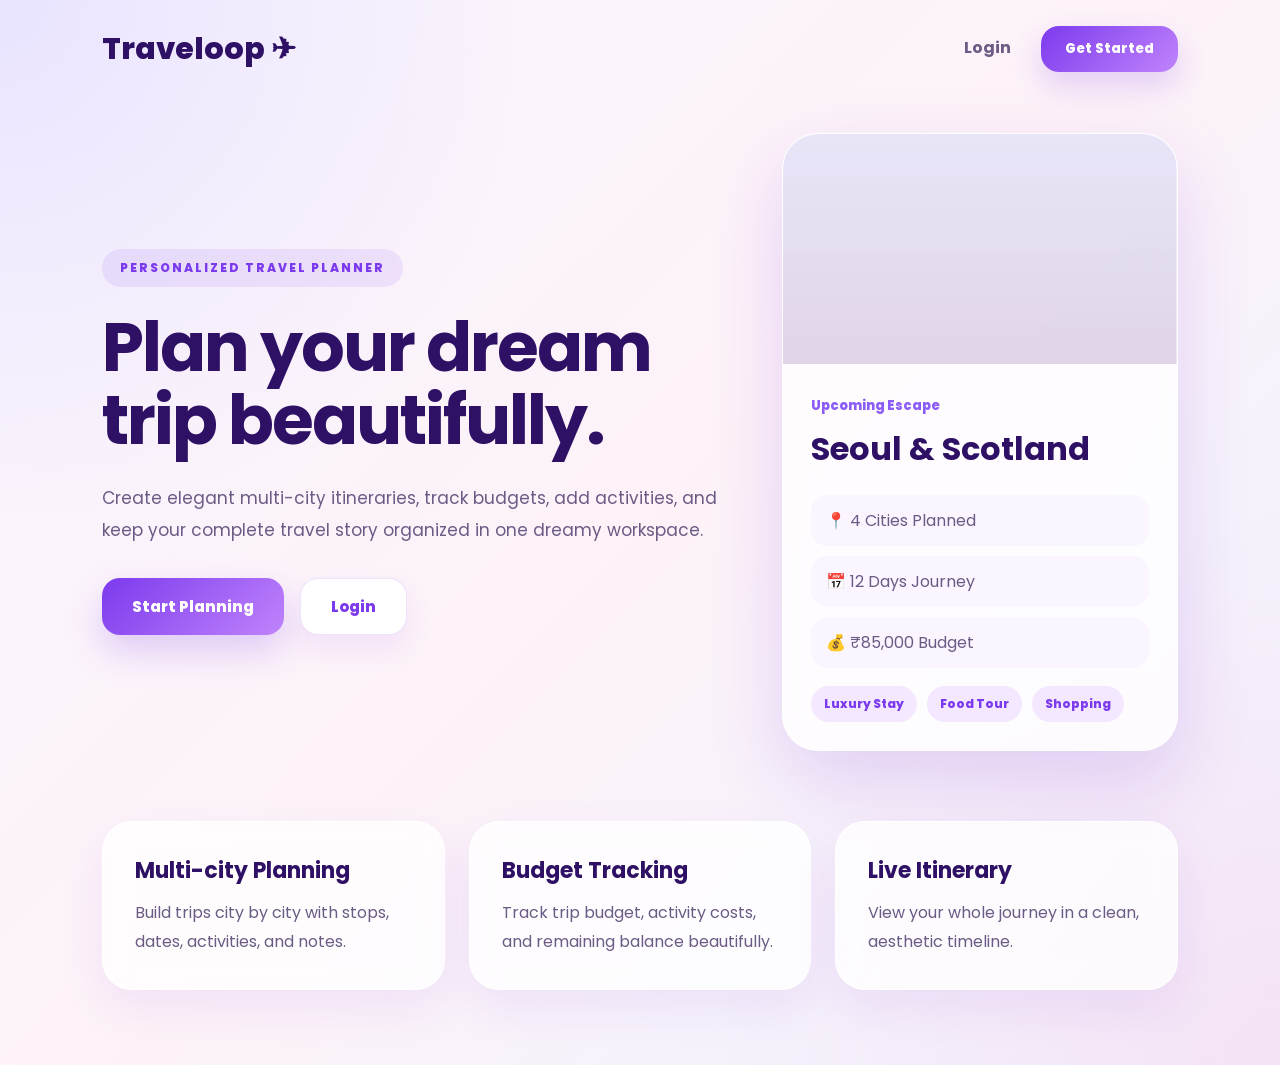
<file: Frontend/index.html>
<!DOCTYPE html>
<html lang="en">
<head>
    <meta charset="UTF-8">
    <meta name="viewport" content="width=device-width, initial-scale=1.0">
    <title>Traveloop - Plan Trips Beautifully</title>

    <link rel="stylesheet" href="style.css">

    <link href="https://fonts.googleapis.com/css2?family=Poppins:wght@300;400;500;600;700;800&display=swap" rel="stylesheet">
</head>

<body class="landing-body">

<nav class="landing-navbar">
    <h2>Traveloop ✈</h2>

    <div>
        <a href="login.html">Login</a>

        <button onclick="window.location.href='signup.html'">
            Get Started
        </button>
    </div>
</nav>

<section class="hero-section premium-landing-hero">

    <div class="hero-content">

        <span class="tagline">
            PERSONALIZED TRAVEL PLANNER
        </span>

        <h1>
            Plan your dream trip beautifully.
        </h1>

        <p>
            Create elegant multi-city itineraries, track budgets,
            add activities, and keep your complete travel story
            organized in one dreamy workspace.
        </p>

        <div class="hero-buttons">
            <button onclick="window.location.href='signup.html'">
                Start Planning
            </button>

            <button class="outline-btn" onclick="window.location.href='login.html'">
                Login
            </button>
        </div>

    </div>

    <div class="landing-preview-card">

        <div class="preview-image"></div>

        <div class="preview-content">

            <span>Upcoming Escape</span>

            <h2>Seoul & Scotland</h2>

            <div class="mini-info">
                <p>📍 4 Cities Planned</p>
                <p>📅 12 Days Journey</p>
                <p>💰 ₹85,000 Budget</p>
            </div>

            <div class="mini-plan">
                <span>Luxury Stay</span>
                <span>Food Tour</span>
                <span>Shopping</span>
            </div>

        </div>

    </div>

</section>

<section class="features-section premium-features">

    <div class="feature-card">
        <h3>Multi-city Planning</h3>
        <p>
            Build trips city by city with stops, dates,
            activities, and notes.
        </p>
    </div>

    <div class="feature-card">
        <h3>Budget Tracking</h3>
        <p>
            Track trip budget, activity costs,
            and remaining balance beautifully.
        </p>
    </div>

    <div class="feature-card">
        <h3>Live Itinerary</h3>
        <p>
            View your whole journey in a clean,
            aesthetic timeline.
        </p>
    </div>

</section>

</body>
</html>
</file>
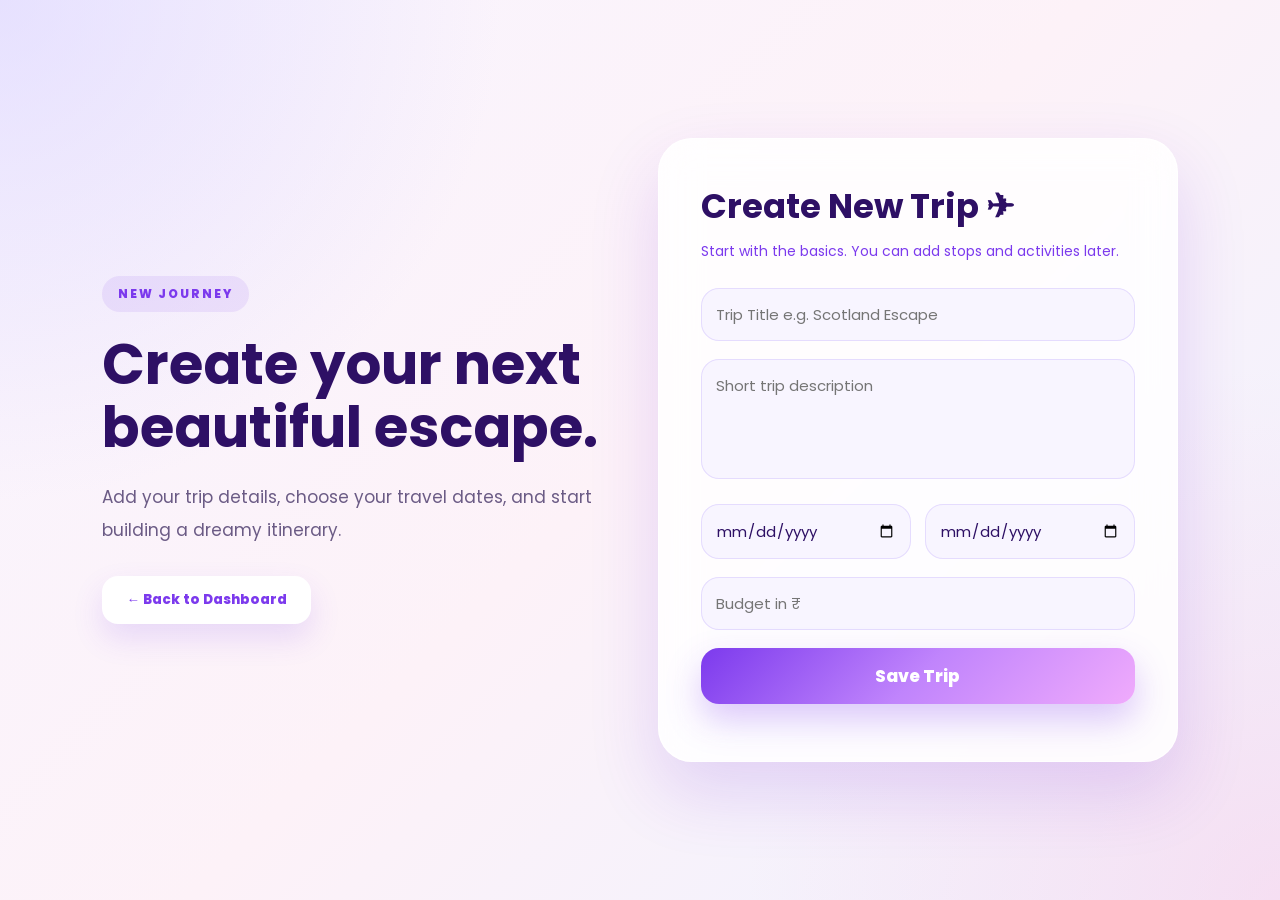
<file: Frontend/create-trip.html>
<!DOCTYPE html>
<html lang="en">
<head>
    <meta charset="UTF-8">
    <meta name="viewport" content="width=device-width, initial-scale=1.0">
    <title>Create Trip - Traveloop</title>

    <link rel="stylesheet" href="style.css">

    <link href="https://fonts.googleapis.com/css2?family=Poppins:wght@300;400;500;600;700;800&display=swap" rel="stylesheet">
</head>

<body class="dashboard-body create-trip-body">

<div class="create-trip-page">

    <div class="create-trip-hero">
        <span>NEW JOURNEY</span>

        <h1>Create your next beautiful escape.</h1>

        <p>
            Add your trip details, choose your travel dates,
            and start building a dreamy itinerary.
        </p>

        <button onclick="window.location.href='dashboard.html'">
            ← Back to Dashboard
        </button>
    </div>

    <div class="trip-form-card premium-trip-card">

        <h1>Create New Trip ✈</h1>
        <p class="form-subtitle">Start with the basics. You can add stops and activities later.</p>

        <input type="text" id="tripTitle" placeholder="Trip Title e.g. Scotland Escape">

        <textarea id="tripDescription" placeholder="Short trip description"></textarea>

        <div class="date-grid">
            <input type="date" id="startDate">
            <input type="date" id="endDate">
        </div>

        <input type="number" id="budget" placeholder="Budget in ₹">

        <button onclick="createTrip()">Save Trip</button>

        <p id="tripMessage"></p>

    </div>

</div>

<script src="script.js"></script>
</body>
</html>
</file>
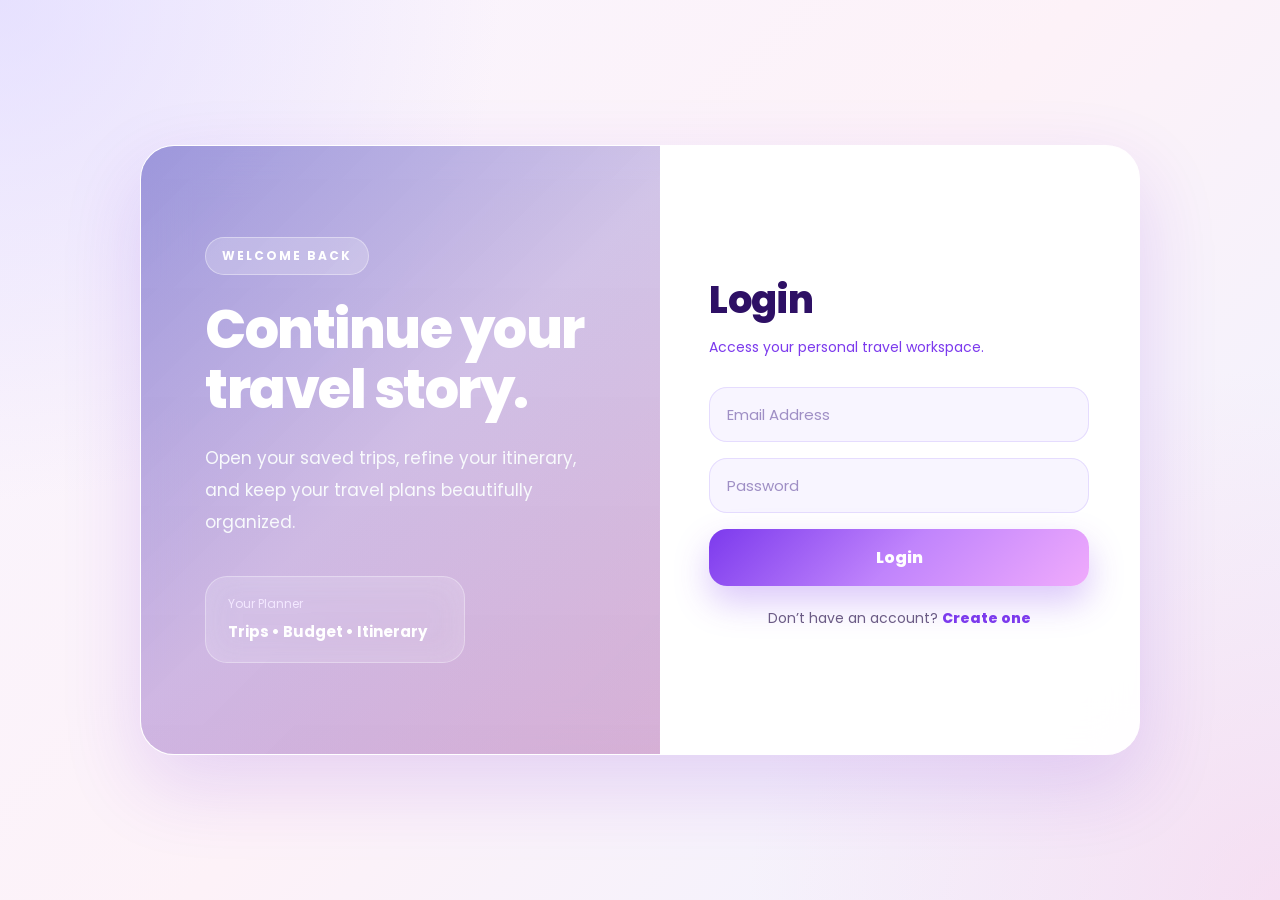
<file: Frontend/dashboard.html>
<!DOCTYPE html>
<html lang="en">
<head>
    <meta charset="UTF-8">
    <meta name="viewport" content="width=device-width, initial-scale=1.0">
    <title>Traveloop Dashboard</title>

    <link rel="stylesheet" href="style.css">

    <link href="https://fonts.googleapis.com/css2?family=Poppins:wght@300;400;500;600;700;800&display=swap" rel="stylesheet">
</head>

<body class="dashboard-body">

<div class="dashboard-layout">

    <div class="sidebar">

        <div>
            <h2>Traveloop ✈</h2>

            <div class="sidebar-menu">

                <div class="sidebar-item active">
                    Dashboard
                </div>

                <div class="sidebar-item"
                     onclick="window.location.href='create-trip.html'">
                    Create Trip
                </div>

                <div class="sidebar-item"
                     onclick="window.location.href='planner.html'">
                    Planner
                </div>

                <div class="sidebar-item"
                     onclick="logoutUser()">
                    Logout
                </div>

            </div>
        </div>

        <div class="sidebar-footer">
            Travel beautifully 🌍
        </div>

    </div>

    <div class="dashboard-main">

        <div class="dashboard-hero">

            <div>
                <p class="hero-small-text">
                    Personalized Multi-City Travel Planner
                </p>

                <h1 id="welcomeText">
                    Welcome Back
                </h1>

                <p class="hero-description">
                    Organize trips, track budgets,
                    and build itineraries beautifully.
                </p>

                <button onclick="window.location.href='create-trip.html'">
                    + Create New Trip
                </button>
            </div>

            <div class="hero-glass-card">

                <span>Upcoming Journey</span>

                <h2>Explore Your Next Adventure ✈</h2>

                <div class="hero-mini-stats">
                    <div>
                        <strong id="heroTrips">0</strong>
                        <p>Trips</p>
                    </div>

                    <div>
                        <strong id="heroBudget">₹0</strong>
                        <p>Budget</p>
                    </div>
                </div>

            </div>

        </div>

        <div class="analytics-grid">

            <div class="analytics-card">

                <span>Total Budget</span>

                <h2 id="analyticsBudget">₹0</h2>

                <p>
                    Combined budget across all your trips.
                </p>

                <div class="analytics-progress">
                    <div style="width:100%"></div>
                </div>

            </div>

            <div class="analytics-card warning">

                <span>Total Trips</span>

                <h2 id="analyticsTrips">0</h2>

                <p>
                    Total journeys currently planned.
                </p>

                <div class="analytics-progress">
                    <div id="tripProgressBar" style="width:40%"></div>
                </div>

            </div>

            <div class="analytics-card success">

                <span>Travel Status</span>

                <h2 id="analyticsStatus">Active</h2>

                <p>
                    Your travel planning system is running beautifully.
                </p>

                <div class="analytics-progress">
                    <div style="width:85%"></div>
                </div>

            </div>

        </div>

        <div class="dashboard-section">

            <div class="section-top">

                <h2>My Trips</h2>

                <button onclick="window.location.href='create-trip.html'">
                    Add Trip
                </button>

            </div>

            <div id="tripCardsContainer" class="trip-cards-grid"></div>

        </div>

    </div>

</div>

<script src="script.js"></script>

<script>



const dashboardUser = JSON.parse(localStorage.getItem("user"));

if(!dashboardUser){
    window.location.href = "login.html";
}

document.getElementById("welcomeText").innerText =
    `Welcome, ${dashboardUser.name} 👋`;


/* ROTATING TRIP IMAGES */

const tripImages = [

    "https://images.unsplash.com/photo-1507525428034-b723cf961d3e?q=80&w=1400&auto=format&fit=crop",

    "https://images.unsplash.com/photo-1506744038136-46273834b3fb?q=80&w=1400&auto=format&fit=crop",

    "https://images.unsplash.com/photo-1493558103817-58b2924bce98?q=80&w=1400&auto=format&fit=crop",

    "https://images.unsplash.com/photo-1516483638261-f4dbaf036963?q=80&w=1400&auto=format&fit=crop"
];

function getTripImage(index){

    return tripImages[index % tripImages.length];
}


/* LOAD DASHBOARD */

async function loadDashboard(){

    const res =
        await fetch(`${BASE_URL}/trips/${dashboardUser.id}`);

    const trips = await res.json();

    const container =
        document.getElementById("tripCardsContainer");

    container.innerHTML = "";

    let totalBudget = 0;

    trips.forEach((trip) => {
        totalBudget += Number(trip.budget || 0);
    });

    document.getElementById("analyticsTrips").innerText =
        trips.length;

    document.getElementById("analyticsBudget").innerText =
        `₹${totalBudget}`;

    const tripProgress =
        Math.min((trips.length * 20), 100);

    document.getElementById("tripProgressBar").style.width =
        `${tripProgress}%`;

    trips.forEach((trip, index) => {

        container.innerHTML += `
            <div class="modern-trip-card">

                <div class="trip-gradient"
                     style="background-image:url('${getTripImage(index)}')">
                </div>

                <div class="trip-content">

                    <span class="trip-badge">
                        Active Trip
                    </span>

                    <h3>${trip.title}</h3>

                    <p class="trip-description">
                        ${trip.description || "No description added yet."}
                    </p>

                    <div class="trip-meta">

                        <div>
                            <small>Start Date</small>
                            <strong>
                                ${trip.start_date}
                            </strong>
                        </div>

                        <div>
                            <small>Budget</small>
                            <strong>
                                ₹${trip.budget}
                            </strong>
                        </div>

                    </div>

                    <div class="trip-actions">

                        <button class="planner-btn"
                                onclick="openPlanner(${trip.id})">
                            Open Planner
                        </button>

                        <button class="delete-trip-btn"
                                onclick="deleteTrip(${trip.id})">
                            Delete
                        </button>

                    </div>

                </div>

            </div>
        `;
    });

    if(trips.length === 0){

        container.innerHTML = `
            <div class="empty-dashboard">

                <h3>No Trips Yet</h3>

                <p>
                    Create your first trip and start planning.
                </p>

                <button onclick="window.location.href='create-trip.html'">
                    Create Trip
                </button>

            </div>
        `;
    }

    document.getElementById("heroTrips").innerText =
        trips.length;

    document.getElementById("heroBudget").innerText =
        `₹${totalBudget}`;
}


/* OPEN PLANNER */

function openPlanner(tripId){

    localStorage.setItem("selectedTripId", tripId);

    window.location.href = "planner.html";
}


/* DELETE TRIP */

async function deleteTrip(tripId){

    const confirmDelete =
        confirm("Delete this entire trip?");

    if(!confirmDelete) return;

    await fetch(
        `${BASE_URL}/trips/${tripId}`,
        {
            method:"DELETE"
        }
    );

    loadDashboard();
}


/* INITIAL LOAD */

loadDashboard();

</script>

</body>
</html>
</file>
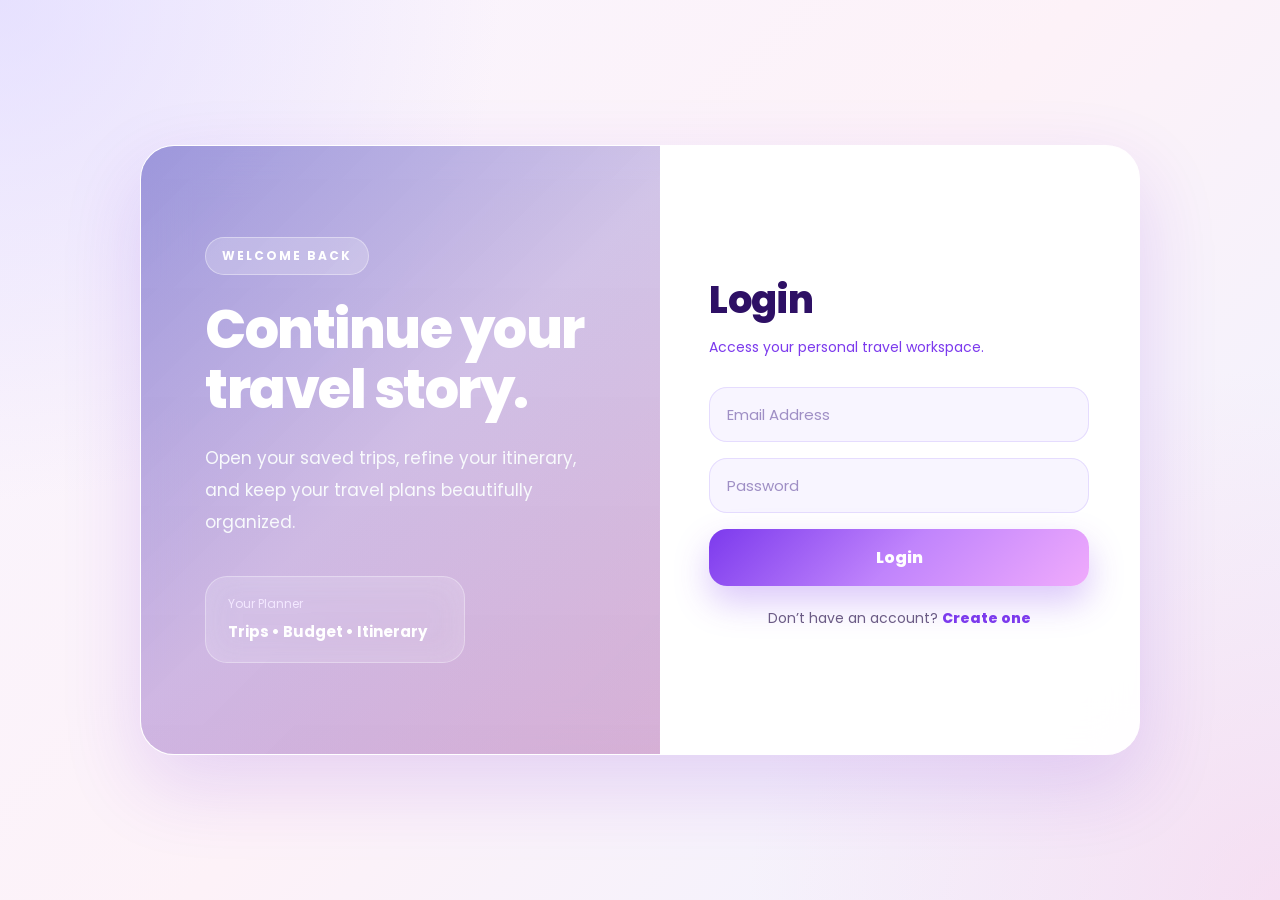
<file: Frontend/itinerary.html>
<!DOCTYPE html>
<html lang="en">
<head>
    <meta charset="UTF-8">
    <meta name="viewport" content="width=device-width, initial-scale=1.0">
    <title>Itinerary Builder - Traveloop</title>
    <link rel="stylesheet" href="style.css">
</head>

<body class="dashboard-body">

<div class="builder-page">

    <div class="builder-header">
        <div>
            <h1>Itinerary Builder</h1>
            <p>Add cities, travel dates, and activities to your trip.</p>
        </div>

        <button onclick="window.location.href='dashboard.html'">Back to Dashboard</button>
    </div>

    <div class="builder-grid">

        <div class="builder-card">
            <h2>Select Trip</h2>
            <select id="tripSelect" onchange="loadStops()">
                <option value="">Loading trips...</option>
            </select>
        </div>

        <div class="builder-card">
            <h2>Add Stop / City</h2>

            <input type="text" id="cityName" placeholder="City Name">
            <input type="text" id="countryName" placeholder="Country">
            <input type="date" id="stopStartDate">
            <input type="date" id="stopEndDate">

            <button onclick="addStop()">Add Stop</button>

            <p id="stopMessage"></p>
        </div>

        <div class="builder-card">
            <h2>Add Activity</h2>

            <select id="stopSelect">
                <option value="">Select Stop</option>
            </select>

            <input type="text" id="activityName" placeholder="Activity Name">
            <input type="text" id="activityType" placeholder="Activity Type">
            <input type="number" id="activityCost" placeholder="Cost">
            <input type="text" id="activityDuration" placeholder="Duration e.g. 2 hours">
            <input type="date" id="activityDate">
            <textarea id="activityNotes" placeholder="Notes"></textarea>

            <button onclick="addActivity()">Add Activity</button>

            <p id="activityMessage"></p>
        </div>

    </div>

    <div class="builder-preview">
        <h2>Stops Preview</h2>
        <div id="stopsContainer"></div>
    </div>

</div>

<script>
const loggedUser = JSON.parse(localStorage.getItem("user"));

if(!loggedUser){
    window.location.href = "login.html";
}

async function loadTrips(){
    const res = await fetch(`http://127.0.0.1:5000/trips/${loggedUser.id}`);
    const trips = await res.json();

    const tripSelect = document.getElementById("tripSelect");
    tripSelect.innerHTML = `<option value="">Select Trip</option>`;

    trips.forEach(trip => {
        tripSelect.innerHTML += `
            <option value="${trip.id}">${trip.title}</option>
        `;
    });
}

async function addStop(){
    const tripId = document.getElementById("tripSelect").value;

    if(!tripId){
        alert("Please select trip first");
        return;
    }

    const res = await fetch(`http://127.0.0.1:5000/trips/${tripId}/stops`,{
        method:"POST",
        headers:{
            "Content-Type":"application/json"
        },
        body: JSON.stringify({
            city_name:document.getElementById("cityName").value,
            country:document.getElementById("countryName").value,
            start_date:document.getElementById("stopStartDate").value,
            end_date:document.getElementById("stopEndDate").value
        })
    });

    const data = await res.json();
    document.getElementById("stopMessage").innerText = data.message;

    document.getElementById("cityName").value = "";
    document.getElementById("countryName").value = "";
    document.getElementById("stopStartDate").value = "";
    document.getElementById("stopEndDate").value = "";

    loadStops();
}

async function loadStops(){
    const tripId = document.getElementById("tripSelect").value;

    const stopsContainer = document.getElementById("stopsContainer");
    const stopSelect = document.getElementById("stopSelect");

    stopsContainer.innerHTML = "";
    stopSelect.innerHTML = `<option value="">Select Stop</option>`;

    if(!tripId) return;

    const res = await fetch(`http://127.0.0.1:5000/trips/${tripId}/stops`);
    const stops = await res.json();

    if(stops.length === 0){
        stopsContainer.innerHTML = `
            <div class="empty-box">No stops added yet.</div>
        `;
        return;
    }

    stops.forEach(stop => {
        stopsContainer.innerHTML += `
            <div class="timeline-card">
                <h3>${stop.city_name}, ${stop.country}</h3>
                <p>${stop.start_date} - ${stop.end_date}</p>
            </div>
        `;

        stopSelect.innerHTML += `
            <option value="${stop.id}">${stop.city_name}</option>
        `;
    });
}

async function addActivity(){
    const stopId = document.getElementById("stopSelect").value;

    if(!stopId){
        alert("Please select stop first");
        return;
    }

    const res = await fetch(`http://127.0.0.1:5000/stops/${stopId}/activities`,{
        method:"POST",
        headers:{
            "Content-Type":"application/json"
        },
        body: JSON.stringify({
            name:document.getElementById("activityName").value,
            activity_type:document.getElementById("activityType").value,
            cost:document.getElementById("activityCost").value,
            duration:document.getElementById("activityDuration").value,
            activity_date:document.getElementById("activityDate").value,
            notes:document.getElementById("activityNotes").value
        })
    });

    const data = await res.json();
    document.getElementById("activityMessage").innerText = data.message;

    document.getElementById("activityName").value = "";
    document.getElementById("activityType").value = "";
    document.getElementById("activityCost").value = "";
    document.getElementById("activityDuration").value = "";
    document.getElementById("activityDate").value = "";
    document.getElementById("activityNotes").value = "";
}

loadTrips();
</script>

</body>
</html>
</file>
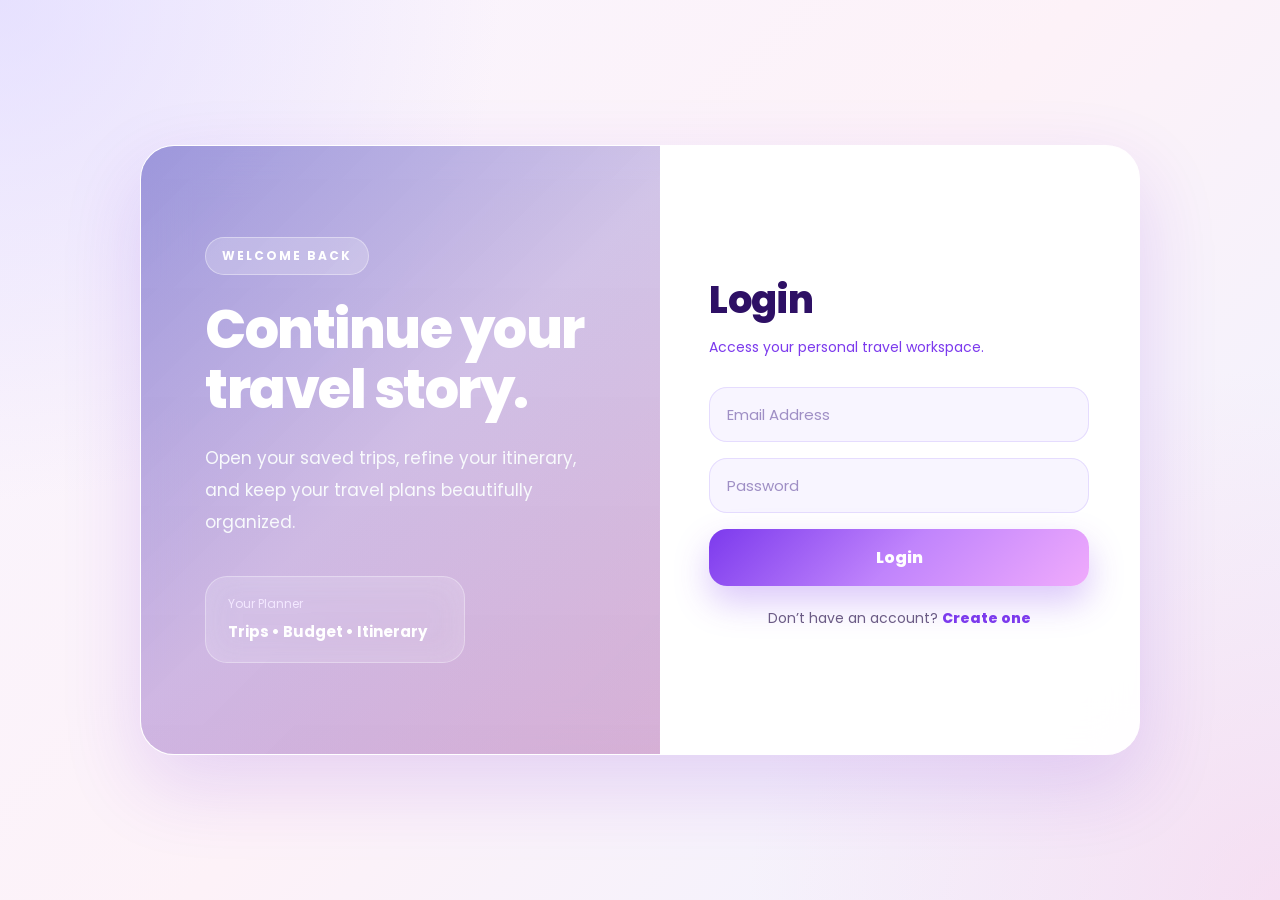
<file: Frontend/login.html>
<!DOCTYPE html>
<html lang="en">
<head>
    <meta charset="UTF-8">
    <meta name="viewport" content="width=device-width, initial-scale=1.0">
    <title>Traveloop Login</title>
    <link rel="stylesheet" href="style.css">
    <link href="https://fonts.googleapis.com/css2?family=Poppins:wght@300;400;500;600;700;800&display=swap" rel="stylesheet">
</head>

<body>

<div class="signup-container auth-card">

    <div class="left-panel classy-panel">
        <div class="auth-badge">WELCOME BACK</div>

        <h1>Continue your travel story.</h1>

        <p>
            Open your saved trips, refine your itinerary,
            and keep your travel plans beautifully organized.
        </p>

        <div class="auth-mini-card">
            <span>Your Planner</span>
            <strong>Trips • Budget • Itinerary</strong>
        </div>
    </div>

    <div class="right-panel">
        <div class="form-box">

            <h2>Login</h2>
            <p class="form-subtitle">Access your personal travel workspace.</p>

            <input type="email" id="loginEmail" placeholder="Email Address">
            <input type="password" id="loginPassword" placeholder="Password">

            <button onclick="loginUser()">Login</button>

            <p id="loginMessage"></p>

            <p class="switch-link">
                Don’t have an account?
                <a href="signup.html">Create one</a>
            </p>

        </div>
    </div>

</div>

<script src="script.js"></script>
</body>
</html>
</file>
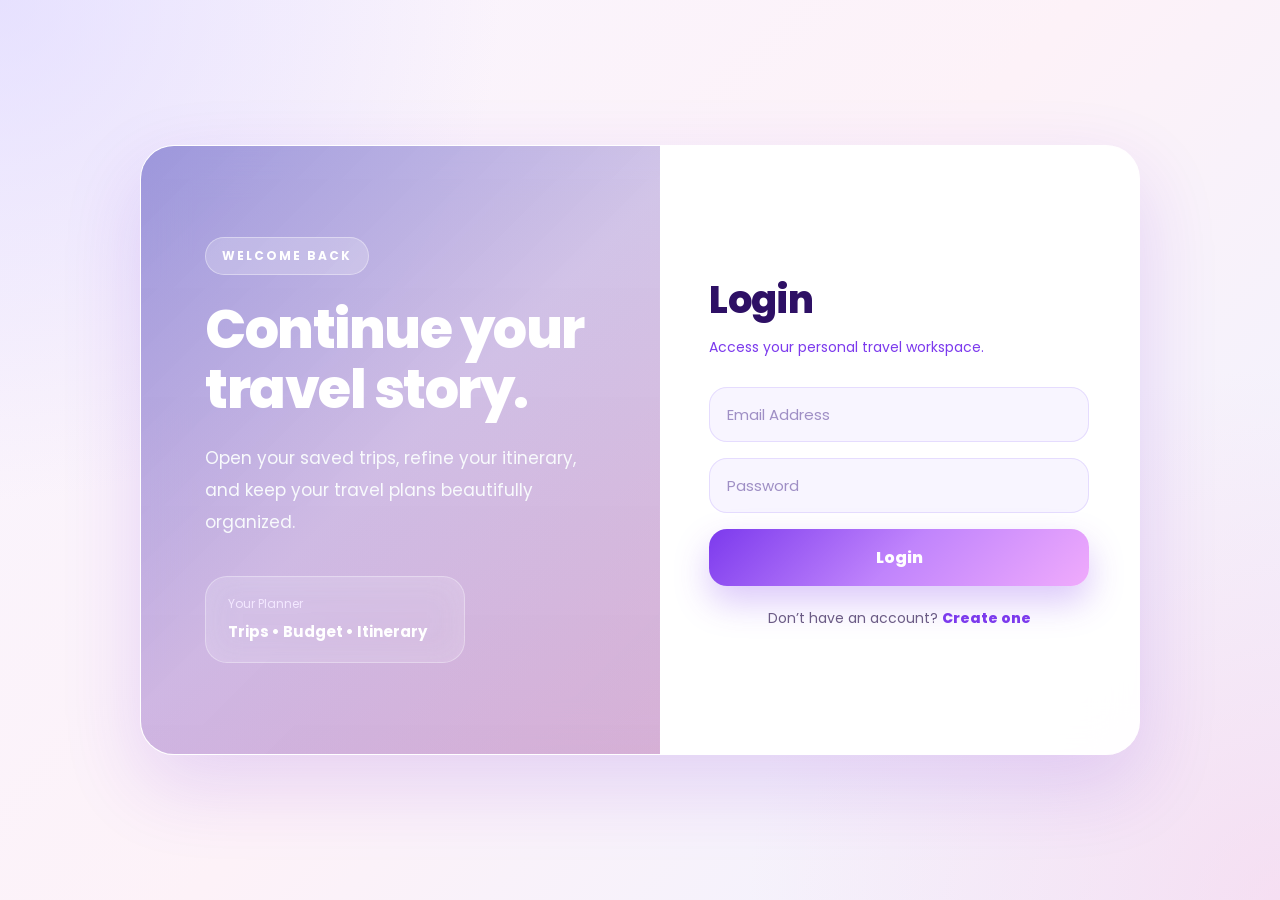
<file: Frontend/planner.html>
<!DOCTYPE html>
<html lang="en">
<head>
    <meta charset="UTF-8">
    <meta name="viewport" content="width=device-width, initial-scale=1.0">
    <title>Traveloop Planner</title>

    <link rel="stylesheet" href="style.css">

    <link href="https://fonts.googleapis.com/css2?family=Poppins:wght@300;400;500;600;700;800&display=swap" rel="stylesheet">
</head>

<body class="dashboard-body">

<div class="planner-page">

    <div class="planner-top">
        <div>
            <h1 id="plannerTripTitle">Trip Planner</h1>
            <p class="page-subtitle">
                Add cities, activities, and manage your itinerary.
            </p>
        </div>

        <button onclick="window.location.href='dashboard.html'">
            Back Dashboard
        </button>
    </div>

    <div class="planner-box select-trip-box">
        <h2>Select Trip</h2>

        <select id="tripSelector" onchange="changeTrip()">
            <option value="">Loading trips...</option>
        </select>
    </div>

    <div class="planner-summary">
        <div class="summary-card">
            <span>Trip Budget</span>
            <h2 id="plannerBudget">₹0</h2>
        </div>

        <div class="summary-card">
            <span>Total Stops</span>
            <h2 id="plannerStops">0</h2>
        </div>

        <div class="summary-card">
            <span>Activity Cost</span>
            <h2 id="activityTotal">₹0</h2>
        </div>

        <div class="summary-card">
            <span>Remaining Budget</span>
            <h2 id="remainingBudget">₹0</h2>
        </div>
    </div>

    <div class="planner-grid">

        <div class="planner-left">

            <div class="planner-box">
                <h2>Add City Stop</h2>

                <input type="text" id="cityName" placeholder="City Name">
                <input type="text" id="countryName" placeholder="Country">
                <input type="date" id="stopStartDate">
                <input type="date" id="stopEndDate">

                <button onclick="addStop()">Add Stop</button>

                <p id="stopMsg"></p>
            </div>

            <div class="planner-box">
                <h2>Add Activity</h2>

                <select id="stopSelect" onchange="updateActivityDate()">
                    <option value="">Select City Stop</option>
                </select>

                <input type="text" id="activityName" placeholder="Activity Name">
                <input type="text" id="activityType" placeholder="Activity Type">
                <input type="number" id="activityCost" placeholder="Cost">
                <input type="text" id="activityDuration" placeholder="Duration">
                <input type="date" id="activityDate">
                <textarea id="activityNotes" placeholder="Notes"></textarea>

                <button onclick="addActivity()">Add Activity</button>

                <p id="activityMsg"></p>
            </div>

        </div>

        <div class="planner-right">
            <div class="planner-box itinerary-box">
                <h2>Live Itinerary</h2>

                <div id="itineraryContainer">
                    <div class="empty-box">
                        Select a trip to start planning.
                    </div>
                </div>
            </div>
        </div>

    </div>

</div>

<script>

const BASE_URL = "https://traveloop-17eg.onrender.com";

const plannerUser = JSON.parse(localStorage.getItem("user"));

if(!plannerUser){
    window.location.href = "login.html";
}

let selectedTripId = localStorage.getItem("selectedTripId");
let allTrips = [];
let currentStops = [];
let currentTrip = null;

async function loadTrips(){

    const res =
        await fetch(`${BASE_URL}/trips/${plannerUser.id}`);

    allTrips = await res.json();

    const selector =
        document.getElementById("tripSelector");

    selector.innerHTML =
        `<option value="">Select Trip</option>`;

    allTrips.forEach(trip => {

        selector.innerHTML += `
            <option value="${trip.id}">
                ${trip.title}
            </option>
        `;
    });

    if(selectedTripId){

        selector.value = selectedTripId;

        loadTripDetails();

        loadStops();
    }
}

function changeTrip(){

    selectedTripId =
        document.getElementById("tripSelector").value;

    if(!selectedTripId) return;

    localStorage.setItem(
        "selectedTripId",
        selectedTripId
    );

    loadTripDetails();

    loadStops();
}

function loadTripDetails(){

    const trip = allTrips.find(
        t => String(t.id) === String(selectedTripId)
    );

    if(!trip) return;

    currentTrip = trip;

    document.getElementById("plannerTripTitle").innerText =
        trip.title;

    document.getElementById("plannerBudget").innerText =
        `₹${trip.budget}`;

    document.getElementById("remainingBudget").innerText =
        `₹${trip.budget}`;

    const stopStart =
        document.getElementById("stopStartDate");

    const stopEnd =
        document.getElementById("stopEndDate");

    if(trip.start_date){

        stopStart.min = trip.start_date;
        stopEnd.min = trip.start_date;

        stopStart.value = trip.start_date;
    }

    if(trip.end_date){

        stopStart.max = trip.end_date;
        stopEnd.max = trip.end_date;

        stopEnd.value = trip.end_date;
    }
}

async function addStop(){

    if(!selectedTripId){

        alert("Please select a trip first");

        return;
    }

    const city =
        document.getElementById("cityName").value.trim();

    const country =
        document.getElementById("countryName").value.trim();

    const startDate =
        document.getElementById("stopStartDate").value;

    const endDate =
        document.getElementById("stopEndDate").value;

    if(!city || !country){

        alert("Please enter city and country");

        return;
    }

    if(!startDate || !endDate){

        alert("Please select stop start and end date");

        return;
    }

    const response = await fetch(
        `${BASE_URL}/trips/${selectedTripId}/stops`,
        {
            method:"POST",
            headers:{
                "Content-Type":"application/json"
            },
            body: JSON.stringify({
                city_name: city,
                country: country,
                start_date: startDate,
                end_date: endDate
            })
        }
    );

    const data = await response.json();

    document.getElementById("stopMsg").innerText =
        data.message;

    document.getElementById("cityName").value = "";
    document.getElementById("countryName").value = "";

    loadStops();
}

async function loadStops(){

    if(!selectedTripId) return;

    const res = await fetch(
        `${BASE_URL}/trips/${selectedTripId}/stops`
    );

    const stops = await res.json();

    currentStops = stops;

    document.getElementById("plannerStops").innerText =
        stops.length;

    const stopSelect =
        document.getElementById("stopSelect");

    stopSelect.innerHTML =
        `<option value="">Select City Stop</option>`;

    const container =
        document.getElementById("itineraryContainer");

    container.innerHTML = "";

    if(stops.length === 0){

        container.innerHTML = `
            <div class="empty-box">
                No city stops yet.
            </div>
        `;

        return;
    }

    let totalActivityCost = 0;

    for(const stop of stops){

        stopSelect.innerHTML += `
            <option value="${stop.id}">
                ${stop.city_name}
            </option>
        `;

        const stopCard = document.createElement("div");

        stopCard.classList.add("timeline-card");

        stopCard.innerHTML = `
            <div class="timeline-dot"></div>

            <div class="timeline-content">

                <div class="stop-top">

                    <div>
                        <h3>${stop.city_name}, ${stop.country}</h3>
                        <p>${stop.start_date} - ${stop.end_date}</p>
                    </div>

                    <button onclick="deleteStop(${stop.id})">
                        Delete
                    </button>

                </div>

                <div id="activities-${stop.id}"></div>

            </div>
        `;

        container.appendChild(stopCard);

        const activityCost =
            await loadActivities(stop.id);

        totalActivityCost += activityCost;
    }

    document.getElementById("activityTotal").innerText =
        `₹${totalActivityCost}`;

    const trip = allTrips.find(
        t => String(t.id) === String(selectedTripId)
    );

    if(trip){

        const remaining =
            Number(trip.budget || 0) - totalActivityCost;

        document.getElementById("remainingBudget").innerText =
            `₹${remaining}`;
    }
}

function updateActivityDate(){

    const stopId =
        document.getElementById("stopSelect").value;

    const activityDate =
        document.getElementById("activityDate");

    const selectedStop = currentStops.find(
        stop => String(stop.id) === String(stopId)
    );

    if(!selectedStop) return;

    activityDate.min = selectedStop.start_date;
    activityDate.max = selectedStop.end_date;

    activityDate.value = selectedStop.start_date;
}

async function addActivity(){

    const stopId =
        document.getElementById("stopSelect").value;

    if(!stopId){

        alert("Please select a city stop first");

        return;
    }

    const response = await fetch(
        `${BASE_URL}/stops/${stopId}/activities`,
        {
            method:"POST",
            headers:{
                "Content-Type":"application/json"
            },
            body: JSON.stringify({
                name: document.getElementById("activityName").value,
                activity_type: document.getElementById("activityType").value,
                cost: document.getElementById("activityCost").value,
                duration: document.getElementById("activityDuration").value,
                activity_date: document.getElementById("activityDate").value,
                notes: document.getElementById("activityNotes").value
            })
        }
    );

    const data = await response.json();

    document.getElementById("activityMsg").innerText =
        data.message;

document.getElementById("activityName").value = "";
document.getElementById("activityType").value = "";
document.getElementById("activityCost").value = "";
document.getElementById("activityDuration").value = "";
document.getElementById("activityNotes").value = "";

document.getElementById("activityMsg").innerText =
    "Activity added successfully!";

await loadStops();

setTimeout(() => {
    window.location.href = "dashboard.html";
}, 2000);
}

async function loadActivities(stopId){

    const res = await fetch(
        `${BASE_URL}/stops/${stopId}/activities`
    );

    const activities = await res.json();

    const box =
        document.getElementById(`activities-${stopId}`);

    box.innerHTML = "";

    if(activities.length === 0){

        box.innerHTML = `
            <p class="muted-text">
                No activities added yet.
            </p>
        `;

        return 0;
    }

    let cost = 0;

    activities.forEach(activity => {

        cost += Number(activity.cost || 0);

        box.innerHTML += `
            <div class="activity-card">

                <div class="activity-top">

                    <h4>${activity.name}</h4>

                    <button onclick="deleteActivity(${activity.id})">
                        ✕
                    </button>

                </div>

                <p>${activity.activity_type}</p>

                <p>
                    ₹${activity.cost}
                    •
                    ${activity.duration}
                </p>

                <small>
                    ${activity.activity_date}
                </small>

                <p>
                    ${activity.notes || ""}
                </p>

            </div>
        `;
    });

    return cost;
}

async function deleteActivity(activityId){

    await fetch(
        `${BASE_URL}/activities/${activityId}`,
        {
            method:"DELETE"
        }
    );

    loadStops();
}

async function deleteStop(stopId){

    await fetch(
        `${BASE_URL}/stops/${stopId}`,
        {
            method:"DELETE"
        }
    );

    loadStops();
}

loadTrips();

</script>

</body>
</html>
</file>
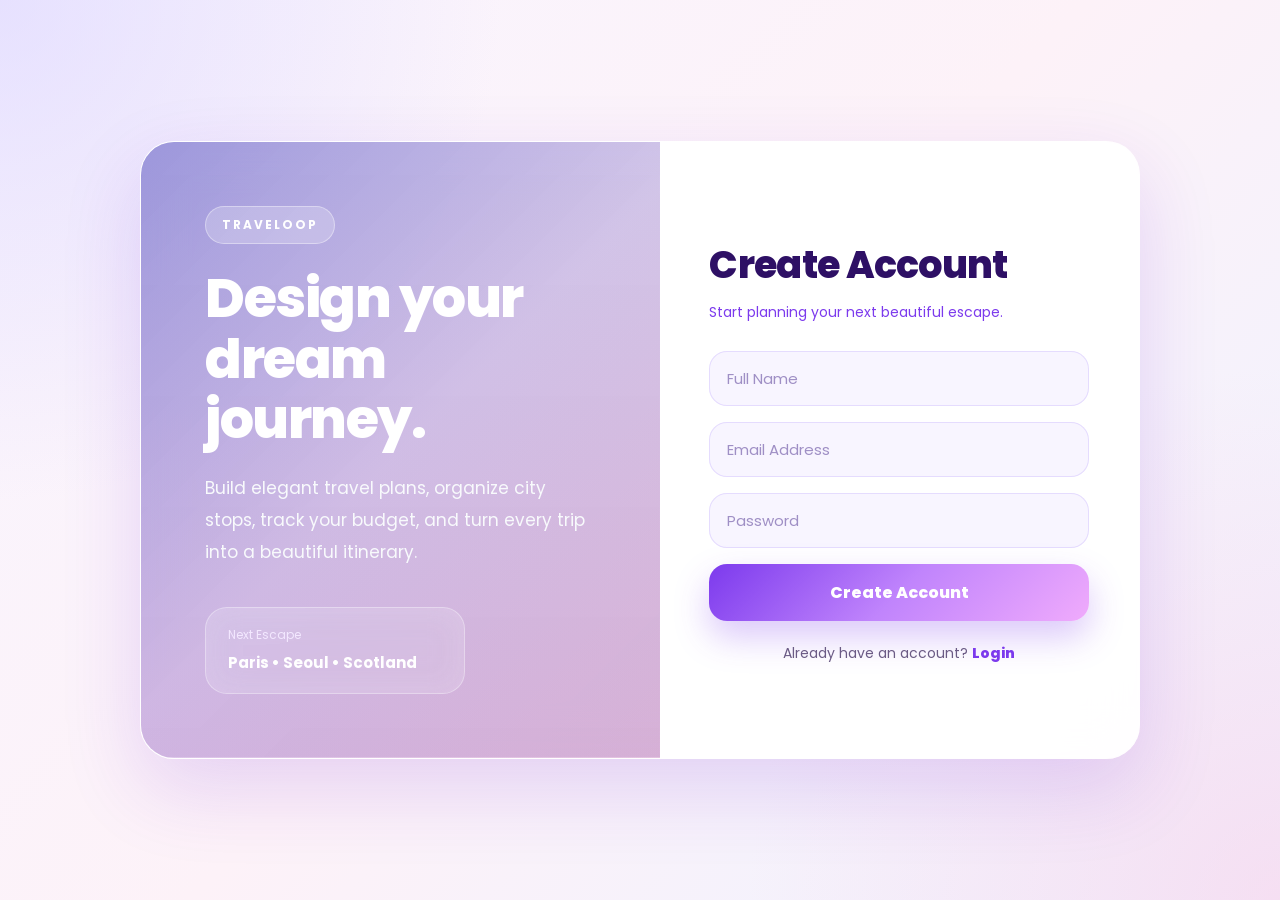
<file: Frontend/signup.html>
<!DOCTYPE html>
<html lang="en">
<head>
    <meta charset="UTF-8">
    <meta name="viewport" content="width=device-width, initial-scale=1.0">
    <title>Traveloop Signup</title>
    <link rel="stylesheet" href="style.css">
    <link href="https://fonts.googleapis.com/css2?family=Poppins:wght@300;400;500;600;700;800&display=swap" rel="stylesheet">
</head>

<body>

<div class="signup-container auth-card">

    <div class="left-panel classy-panel">
        <div class="auth-badge">TRAVELOOP</div>

        <h1>Design your dream journey.</h1>

        <p>
            Build elegant travel plans, organize city stops,
            track your budget, and turn every trip into a beautiful itinerary.
        </p>

        <div class="auth-mini-card">
            <span>Next Escape</span>
            <strong>Paris • Seoul • Scotland</strong>
        </div>
    </div>

    <div class="right-panel">
        <div class="form-box">

            <h2>Create Account</h2>
            <p class="form-subtitle">Start planning your next beautiful escape.</p>

            <input type="text" id="name" placeholder="Full Name">
            <input type="email" id="email" placeholder="Email Address">
            <input type="password" id="password" placeholder="Password">

            <button onclick="signupUser()">Create Account</button>

            <p id="message"></p>

            <p class="switch-link">
                Already have an account?
                <a href="login.html">Login</a>
            </p>

        </div>
    </div>

</div>

<script src="script.js"></script>
</body>
</html>
</file>
<file: Frontend/style.css>
*{
    margin:0;
    padding:0;
    box-sizing:border-box;
    font-family:'Poppins', sans-serif;
}

body{
    min-height:100vh;
    background:linear-gradient(135deg,#0f172a,#1e3a8a,#38bdf8);
    display:flex;
    justify-content:center;
    align-items:center;
}

/* AUTH */

/* AUTH - CLASSY SOFT LAVENDER */

body:not(.dashboard-body):not(.landing-body){
    min-height:100vh;
    background:
        radial-gradient(circle at top left, rgba(221,214,254,0.65), transparent 32%),
        radial-gradient(circle at bottom right, rgba(251,207,232,0.55), transparent 34%),
        linear-gradient(135deg,#f8f5ff,#fdf2f8,#eef2ff);
    display:flex;
    justify-content:center;
    align-items:center;
    padding:30px;
}

.auth-card{
    width:1000px;
    min-height:610px;
    background:rgba(255,255,255,0.72);
    backdrop-filter:blur(22px);
    border:1px solid rgba(255,255,255,0.8);
    border-radius:34px;
    overflow:hidden;
    display:flex;
    box-shadow:0 30px 80px rgba(109,40,217,0.16);
}

.left-panel{
    width:52%;
    padding:64px;
    display:flex;
    flex-direction:column;
    justify-content:center;
    position:relative;
    overflow:hidden;
}

.classy-panel{
    background:
        linear-gradient(rgba(49,46,129,0.2),rgba(88,28,135,0.28)),
        url("https://images.unsplash.com/photo-1507525428034-b723cf961d3e?q=80&w=1400&auto=format&fit=crop");
    background-size:cover;
    background-position:center;
    color:white;
}

.classy-panel::after{
    content:"";
    position:absolute;
    inset:0;
    background:
        linear-gradient(135deg,rgba(67,56,202,0.38),rgba(192,132,252,0.16),rgba(244,114,182,0.18));
    z-index:0;
}

.left-panel > *{
    position:relative;
    z-index:2;
}

.auth-badge{
    width:max-content;
    padding:9px 16px;
    border-radius:999px;
    background:rgba(255,255,255,0.22);
    border:1px solid rgba(255,255,255,0.38);
    color:white;
    font-size:12px;
    letter-spacing:2px;
    font-weight:700;
    margin-bottom:24px;
}

.left-panel h1{
    font-size:54px;
    line-height:1.12;
    margin-bottom:22px;
    font-weight:800;
    letter-spacing:-1.5px;
    max-width:430px;
}

.left-panel p{
    font-size:17px;
    line-height:1.9;
    color:#f8fafc;
    max-width:430px;
}

.auth-mini-card{
    margin-top:38px;
    width:max-content;
    min-width:260px;
    padding:18px 22px;
    border-radius:22px;
    background:rgba(255,255,255,0.22);
    border:1px solid rgba(255,255,255,0.32);
    backdrop-filter:blur(16px);
}

.auth-mini-card span{
    display:block;
    font-size:12px;
    color:#f3e8ff;
    margin-bottom:6px;
}

.auth-mini-card strong{
    font-size:15px;
    color:white;
}

.right-panel{
    width:48%;
    display:flex;
    justify-content:center;
    align-items:center;
    background:rgba(255,255,255,0.86);
    padding:48px;
}

.form-box{
    width:100%;
    max-width:380px;
}

.form-box h2{
    text-align:left;
    margin-bottom:8px;
    color:#2e1065;
    font-size:38px;
    font-weight:800;
    letter-spacing:-0.7px;
}

.form-subtitle{
    color:#7c3aed;
    font-size:14px;
    margin-bottom:28px;
    line-height:1.6;
}

.form-box input,
.form-box textarea{
    width:100%;
    padding:16px 18px;
    margin-bottom:16px;
    border:none;
    border-radius:18px;
    background:#f8f5ff;
    color:#2e1065;
    font-size:15px;
    box-shadow:inset 0 0 0 1px rgba(167,139,250,0.24);
    transition:0.25s ease;
}

.form-box input::placeholder{
    color:#9f8fc5;
}

.form-box input:focus,
.form-box textarea:focus{
    outline:none;
    background:white;
    box-shadow:
        0 0 0 4px rgba(196,181,253,0.35),
        inset 0 0 0 1px rgba(139,92,246,0.35);
}

.form-box button{
    width:100%;
    padding:16px;
    border:none;
    border-radius:18px;
    background:linear-gradient(135deg,#7c3aed,#c084fc,#f0abfc);
    color:white;
    font-size:16px;
    font-weight:800;
    cursor:pointer;
    box-shadow:0 16px 35px rgba(124,58,237,0.28);
    transition:0.25s ease;
}

.form-box button:hover{
    transform:translateY(-2px);
    box-shadow:0 20px 45px rgba(124,58,237,0.35);
}

#message,
#loginMessage{
    margin-top:14px;
    text-align:center;
    color:green;
    font-weight:600;
    font-size:14px;
}

.switch-link{
    text-align:center;
    margin-top:22px;
    color:#6b5b85;
    font-size:14px;
}

.switch-link a{
    color:#7c3aed;
    text-decoration:none;
    font-weight:800;
}

.switch-link a:hover{
    text-decoration:underline;
}

/* LANDING */

.landing-body{
    min-height:100vh;
    background:
        radial-gradient(circle at top left, rgba(56,189,248,0.25), transparent 35%),
        linear-gradient(135deg,#020617,#0f172a,#1e3a8a);
    display:block;
    color:white;
}

.landing-navbar{
    width:100%;
    padding:25px 8%;
    display:flex;
    justify-content:space-between;
    align-items:center;
}

.landing-navbar h2{
    font-size:28px;
    font-weight:800;
}

.landing-navbar a{
    color:white;
    text-decoration:none;
    margin-right:25px;
    font-weight:500;
}

.landing-navbar button{
    padding:12px 22px;
    border:none;
    border-radius:30px;
    background:white;
    color:#1e3a8a;
    font-weight:700;
    cursor:pointer;
}

.hero-section{
    min-height:75vh;
    padding:40px 8%;
    display:flex;
    align-items:center;
    justify-content:space-between;
    gap:50px;
}

.hero-content{
    max-width:600px;
}

.tagline{
    display:inline-block;
    padding:8px 18px;
    border-radius:30px;
    background:rgba(255,255,255,0.15);
    margin-bottom:20px;
    font-size:14px;
}

.hero-content h1{
    font-size:64px;
    line-height:1.1;
    margin-bottom:25px;
}

.hero-content p{
    font-size:18px;
    line-height:1.8;
    color:#dbeafe;
    margin-bottom:30px;
}

.hero-buttons{
    display:flex;
    gap:15px;
}

.hero-buttons button{
    padding:15px 28px;
    border:none;
    border-radius:30px;
    background:#38bdf8;
    color:#020617;
    font-size:16px;
    font-weight:700;
    cursor:pointer;
}

.hero-buttons .outline-btn{
    background:transparent;
    color:white;
    border:1px solid rgba(255,255,255,0.5);
}

.hero-card{
    width:380px;
    background:rgba(255,255,255,0.14);
    backdrop-filter:blur(18px);
    border:1px solid rgba(255,255,255,0.25);
    border-radius:30px;
    padding:35px;
    box-shadow:0 30px 80px rgba(0,0,0,0.35);
}

.hero-card h3{
    color:#bae6fd;
    margin-bottom:15px;
}

.hero-card h2{
    font-size:32px;
    margin-bottom:25px;
}

.mini-info p{
    background:rgba(255,255,255,0.12);
    padding:12px;
    border-radius:14px;
    margin-bottom:12px;
}

.mini-plan{
    display:flex;
    flex-wrap:wrap;
    gap:10px;
    margin-top:20px;
}

.mini-plan span{
    padding:8px 12px;
    background:white;
    color:#1e3a8a;
    border-radius:20px;
    font-size:13px;
    font-weight:600;
}

.features-section{
    padding:20px 8% 70px;
    display:grid;
    grid-template-columns:repeat(3,1fr);
    gap:25px;
}

.feature-card{
    background:white;
    color:#0f172a;
    padding:30px;
    border-radius:24px;
    box-shadow:0 20px 50px rgba(0,0,0,0.18);
}

.feature-card p{
    color:#475569;
    line-height:1.7;
}

/* GLOBAL APP BODY */

.dashboard-body{
    background:#eef3f8;
    display:block;
}

/* DASHBOARD */

/* DASHBOARD PREMIUM */

.dashboard-body{
    background:
        radial-gradient(circle at top left, rgba(221,214,254,0.4), transparent 28%),
        radial-gradient(circle at bottom right, rgba(251,207,232,0.32), transparent 30%),
        linear-gradient(135deg,#f8f5ff,#fdf2f8,#eef2ff);
    display:block;
}

.dashboard-layout{
    min-height:100vh;
    display:flex;
    gap:24px;
    padding:24px;
}

/* SIDEBAR */

.sidebar{
    width:260px;
    background:rgba(255,255,255,0.72);
    backdrop-filter:blur(20px);
    border:1px solid rgba(255,255,255,0.9);
    border-radius:32px;
    padding:32px 22px;
    display:flex;
    flex-direction:column;
    justify-content:space-between;
    box-shadow:0 18px 45px rgba(109,40,217,0.08);
}

.sidebar h2{
    color:#2e1065;
    font-size:30px;
    margin-bottom:38px;
    font-weight:800;
}

.sidebar-menu{
    display:flex;
    flex-direction:column;
    gap:14px;
}

.sidebar-item{
    padding:16px 18px;
    border-radius:18px;
    cursor:pointer;
    color:#6b5b85;
    font-weight:600;
    transition:0.25s ease;
}

.sidebar-item:hover{
    background:#f3e8ff;
    color:#7c3aed;
    transform:translateX(3px);
}

.sidebar-item.active{
    background:linear-gradient(135deg,#7c3aed,#c084fc);
    color:white;
    box-shadow:0 12px 25px rgba(124,58,237,0.24);
}

.sidebar-footer{
    margin-top:30px;
    color:#8b5cf6;
    font-size:14px;
    font-weight:600;
}

/* MAIN */

.dashboard-main{
    flex:1;
}

/* HERO */

.dashboard-hero{
    min-height:310px;
    background:
        linear-gradient(rgba(67,56,202,0.22),rgba(88,28,135,0.22)),
        url("https://images.unsplash.com/photo-1507525428034-b723cf961d3e?q=80&w=1400&auto=format&fit=crop");
    background-size:cover;
    background-position:center;
    border-radius:38px;
    padding:45px;
    color:white;
    display:flex;
    justify-content:space-between;
    align-items:center;
    gap:40px;
    overflow:hidden;
    position:relative;
    box-shadow:0 28px 70px rgba(109,40,217,0.16);
}

.dashboard-hero::after{
    content:"";
    position:absolute;
    inset:0;
    background:
        linear-gradient(135deg,
        rgba(91,33,182,0.32),
        rgba(192,132,252,0.16),
        rgba(244,114,182,0.18));
}

.dashboard-hero > *{
    position:relative;
    z-index:2;
}

.hero-small-text{
    display:inline-block;
    padding:9px 15px;
    border-radius:999px;
    background:rgba(255,255,255,0.16);
    border:1px solid rgba(255,255,255,0.22);
    color:white;
    font-weight:600;
    margin-bottom:18px;
}

.dashboard-hero h1{
    font-size:54px;
    line-height:1.12;
    margin-bottom:16px;
    font-weight:800;
    max-width:520px;
}

.hero-description{
    color:#f8fafc;
    max-width:520px;
    line-height:1.9;
    margin-bottom:28px;
    font-size:16px;
}

.dashboard-hero button,
.section-top button{
    padding:14px 24px;
    border:none;
    border-radius:18px;
    background:white;
    color:#7c3aed;
    font-weight:800;
    cursor:pointer;
    transition:0.25s ease;
}

.dashboard-hero button:hover,
.section-top button:hover{
    transform:translateY(-2px);
}

.hero-glass-card{
    width:330px;
    background:rgba(255,255,255,0.18);
    border:1px solid rgba(255,255,255,0.22);
    backdrop-filter:blur(20px);
    border-radius:30px;
    padding:30px;
}

.hero-glass-card span{
    color:#f3e8ff;
    font-size:13px;
}

.hero-glass-card h2{
    margin:14px 0 24px;
    font-size:32px;
    line-height:1.3;
}

.hero-mini-stats{
    display:grid;
    grid-template-columns:1fr 1fr;
    gap:16px;
}

.hero-mini-stats div{
    background:rgba(255,255,255,0.15);
    padding:18px;
    border-radius:20px;
}

.hero-mini-stats strong{
    font-size:26px;
}

/* SECTION */

.dashboard-section{
    margin-top:34px;
}

.section-top{
    display:flex;
    justify-content:space-between;
    align-items:center;
    margin-bottom:24px;
}

.section-top h2{
    color:#2e1065;
    font-size:34px;
    font-weight:800;
}

.section-top button{
    background:linear-gradient(135deg,#7c3aed,#c084fc);
    color:white;
    box-shadow:0 14px 30px rgba(124,58,237,0.18);
}

/* TRIPS */

.trip-cards-grid{
    display:grid;
    grid-template-columns:repeat(auto-fit,minmax(300px,1fr));
    gap:24px;
}

.modern-trip-card{
    border-radius:32px;
    overflow:hidden;
    background:rgba(255,255,255,0.78);
    backdrop-filter:blur(16px);
    border:1px solid rgba(255,255,255,0.82);
    box-shadow:0 18px 45px rgba(109,40,217,0.1);
    transition:0.28s ease;
}

.modern-trip-card:hover{
    transform:translateY(-6px);
}

.trip-gradient{
    height:165px;
    background-size:cover;
    background-position:center;
    position:relative;
}

.trip-gradient::after{
    content:"";
    position:absolute;
    inset:0;
    background:
        linear-gradient(
            rgba(67,56,202,0.12),
            rgba(88,28,135,0.22)
        );
}

.trip-content{
    padding:24px;
}

.trip-badge{
    display:inline-block;
    margin-top:-48px;
    margin-bottom:18px;
    padding:9px 16px;
    border-radius:999px;
    background:white;
    color:#7c3aed;
    font-size:12px;
    font-weight:800;
    box-shadow:0 10px 20px rgba(109,40,217,0.12);
}

.trip-content h3{
    font-size:25px;
    color:#2e1065;
    margin-bottom:10px;
}

.trip-description{
    color:#6b5b85;
    line-height:1.8;
    min-height:55px;
}

.trip-meta{
    display:grid;
    grid-template-columns:1fr 1fr;
    gap:14px;
    margin:22px 0;
}

.trip-meta div{
    background:#faf5ff;
    padding:16px;
    border-radius:18px;
}

.trip-meta small{
    display:block;
    color:#8b5cf6;
    margin-bottom:6px;
    font-weight:600;
}

.trip-actions{
    display:flex;
    gap:12px;
    margin-top:15px;
}

.planner-btn{
    flex:1;
    border:none;
    border-radius:16px;
    background:linear-gradient(135deg,#7c3aed,#c084fc);
    color:white;
    padding:14px;
    font-weight:700;
    cursor:pointer;
}

.delete-trip-btn{
    width:110px;
    border:none;
    border-radius:16px;
    background:#f8f5ff;
    color:#7c3aed;
    font-weight:700;
    cursor:pointer;
    transition:0.25s ease;
}

.delete-trip-btn:hover{
    background:#ef4444;
    color:white;
}

/* EMPTY */

.empty-dashboard{
    background:rgba(255,255,255,0.82);
    backdrop-filter:blur(14px);
    padding:45px;
    border-radius:30px;
    box-shadow:0 18px 45px rgba(109,40,217,0.08);
    text-align:center;
}

.empty-dashboard h3{
    color:#2e1065;
    margin-bottom:12px;
}

.empty-dashboard p{
    color:#6b5b85;
    margin-bottom:20px;
}

.empty-dashboard button{
    padding:14px 24px;
    border:none;
    border-radius:16px;
    background:linear-gradient(135deg,#7c3aed,#c084fc);
    color:white;
    font-weight:700;
    cursor:pointer;
}

/* CREATE TRIP */

.form-page{
    min-height:100vh;
    display:flex;
    justify-content:center;
    align-items:center;
    padding:30px;
}

.trip-form-card{
    width:500px;
    background:white;
    padding:40px;
    border-radius:25px;
    box-shadow:0 10px 30px rgba(0,0,0,0.15);
}

.trip-form-card h1{
    text-align:center;
    margin-bottom:30px;
    color:#0f172a;
}

.trip-form-card input,
.trip-form-card textarea,
.trip-form-card select{
    width:100%;
    padding:15px;
    margin-bottom:18px;
    border:none;
    border-radius:12px;
    background:#f1f5f9;
    font-size:15px;
}

.trip-form-card textarea{
    height:120px;
    resize:none;
}

.trip-form-card button{
    width:100%;
    padding:15px;
    border:none;
    border-radius:12px;
    background:#2563eb;
    color:white;
    font-size:17px;
    font-weight:600;
    cursor:pointer;
}

#tripMessage{
    text-align:center;
    margin-top:15px;
    color:green;
}

/* CLEAN PLANNER */

/* PREMIUM PLANNER */

.planner-page{
    min-height:100vh;
    padding:32px;
    background:
        radial-gradient(circle at top left, rgba(221,214,254,0.45), transparent 28%),
        radial-gradient(circle at bottom right, rgba(251,207,232,0.34), transparent 30%),
        linear-gradient(135deg,#f8f5ff,#fdf2f8,#eef2ff);
}

.planner-top{
    display:flex;
    justify-content:space-between;
    align-items:center;
    margin-bottom:28px;
}

.planner-top h1{
    font-size:48px;
    color:#2e1065;
    font-weight:800;
    letter-spacing:-1px;
}

.page-subtitle{
    color:#7c3aed;
    margin-top:10px;
    font-size:15px;
}

.planner-top button{
    padding:14px 24px;
    border:none;
    border-radius:18px;
    background:white;
    color:#7c3aed;
    font-weight:800;
    cursor:pointer;
    box-shadow:0 12px 30px rgba(124,58,237,0.14);
    transition:0.25s ease;
}

.planner-top button:hover{
    transform:translateY(-2px);
}

.planner-box{
    background:rgba(255,255,255,0.78);
    backdrop-filter:blur(16px);
    border:1px solid rgba(255,255,255,0.88);
    padding:26px;
    border-radius:30px;
    box-shadow:0 18px 45px rgba(109,40,217,0.08);
}

.planner-box h2{
    color:#2e1065;
    margin-bottom:18px;
    font-size:24px;
    font-weight:800;
}

.planner-box input,
.planner-box textarea,
.planner-box select{
    width:100%;
    padding:15px 16px;
    margin-bottom:14px;
    border:none;
    border-radius:18px;
    background:#f8f5ff;
    font-size:14px;
    color:#2e1065;
    box-shadow:inset 0 0 0 1px rgba(167,139,250,0.18);
}

.planner-box input:focus,
.planner-box textarea:focus,
.planner-box select:focus{
    outline:none;
    background:white;
    box-shadow:
        0 0 0 4px rgba(196,181,253,0.28),
        inset 0 0 0 1px rgba(139,92,246,0.35);
}

.planner-box textarea{
    height:90px;
    resize:none;
}

.planner-box button{
    width:100%;
    padding:15px;
    border:none;
    border-radius:18px;
    background:linear-gradient(135deg,#7c3aed,#c084fc);
    color:white;
    font-weight:800;
    cursor:pointer;
    transition:0.25s ease;
    box-shadow:0 16px 35px rgba(124,58,237,0.2);
}

.planner-box button:hover{
    transform:translateY(-2px);
}

.planner-summary{
    display:grid;
    grid-template-columns:repeat(4,1fr);
    gap:18px;
    margin:26px 0 30px;
}

.summary-card{
    background:rgba(255,255,255,0.78);
    backdrop-filter:blur(14px);
    border:1px solid rgba(255,255,255,0.82);
    padding:24px;
    border-radius:28px;
    box-shadow:0 18px 45px rgba(109,40,217,0.08);
}

.summary-card span{
    color:#8b5cf6;
    font-size:13px;
    font-weight:700;
}

.summary-card h2{
    margin-top:12px;
    font-size:34px;
    color:#2e1065;
}

.planner-grid{
    display:grid;
    grid-template-columns:360px 1fr;
    gap:26px;
    align-items:start;
}

.planner-left{
    display:flex;
    flex-direction:column;
    gap:22px;
}

.planner-right .planner-box{
    min-height:600px;
}

#itineraryContainer{
    display:flex;
    flex-direction:column;
    gap:22px;
}

/* TIMELINE */

.timeline-card{
    background:linear-gradient(135deg,#ffffff,#faf5ff);
    border:none;
    padding:26px;
    border-radius:28px;
    position:relative;
    box-shadow:0 14px 38px rgba(109,40,217,0.08);
    overflow:hidden;
}

.timeline-card::before{
    content:"";
    position:absolute;
    left:30px;
    top:0;
    width:4px;
    height:100%;
    background:linear-gradient(#c084fc,#f0abfc);
}

.timeline-dot{
    width:18px;
    height:18px;
    background:#7c3aed;
    border:5px solid #ede9fe;
    border-radius:50%;
    margin-bottom:18px;
    position:relative;
    z-index:2;
}

.stop-top{
    display:flex;
    justify-content:space-between;
    align-items:center;
    gap:14px;
    margin-bottom:8px;
}

.timeline-card h3{
    color:#2e1065;
    font-size:24px;
    font-weight:800;
    text-transform:capitalize;
}

.timeline-card p{
    color:#6b5b85;
    line-height:1.7;
    font-size:14px;
}

.stop-top button{
    padding:9px 15px;
    border:none;
    border-radius:14px;
    background:#f8f5ff;
    color:#7c3aed;
    font-size:13px;
    font-weight:700;
    cursor:pointer;
    transition:0.25s ease;
}

.stop-top button:hover{
    background:#ef4444;
    color:white;
}

/* ACTIVITY */

.activity-card{
    background:white;
    padding:18px;
    border-radius:22px;
    margin-top:16px;
    box-shadow:0 10px 24px rgba(109,40,217,0.08);
    border:1px solid rgba(237,233,254,0.8);
}

.activity-top{
    display:flex;
    justify-content:space-between;
    align-items:center;
    margin-bottom:10px;
}

.activity-top h4{
    color:#2e1065;
    font-size:18px;
    font-weight:700;
    text-transform:capitalize;
}

.activity-top button{
    width:32px;
    height:32px;
    border:none;
    border-radius:12px;
    background:#f8f5ff;
    color:#7c3aed;
    font-size:15px;
    font-weight:700;
    cursor:pointer;
    display:flex;
    align-items:center;
    justify-content:center;
    transition:0.25s ease;
}

.activity-top button:hover{
    background:#ef4444;
    color:white;
    transform:scale(1.08);
}

.activity-card p{
    color:#6b5b85;
    margin-bottom:5px;
    font-size:14px;
    line-height:1.7;
}

.activity-card small{
    display:inline-block;
    margin:8px 0;
    color:#8b5cf6;
    font-weight:600;
}

/* EMPTY */

.empty-box{
    background:#faf5ff;
    padding:30px;
    border-radius:24px;
    text-align:center;
    color:#7c3aed;
    font-weight:600;
}

.muted-text{
    color:#8b5cf6;
    margin-top:12px;
}

#stopMsg,
#activityMsg{
    color:#16a34a;
    font-size:14px;
    margin-top:10px;
    font-weight:600;
}

/* RESPONSIVE */

@media(max-width:950px){
    .dashboard-layout,
    .hero-section,
    .signup-container{
        flex-direction:column;
    }

    .sidebar{
        width:100%;
    }

    .dashboard-main{
        padding:20px;
    }

    .dashboard-hero{
        flex-direction:column;
        align-items:flex-start;
    }

    .hero-glass-card{
        width:100%;
    }

    .planner-page{
        padding:20px;
    }

    .planner-summary{
        grid-template-columns:1fr 1fr;
    }

    .planner-grid{
        grid-template-columns:1fr;
    }

    .features-section{
        grid-template-columns:1fr;
    }

    .left-panel,
    .right-panel{
        width:100%;
    }

    .trip-form-card{
        width:100%;
    }
}

@media(max-width:600px){
    .planner-summary{
        grid-template-columns:1fr;
    }

    .hero-content h1{
        font-size:40px;
    }
}
.stop-top{
    display:flex;
    justify-content:space-between;
    align-items:center;
    gap:12px;
    margin-bottom:8px;
}

.stop-top button{
    padding:7px 14px;
    border:none;
    border-radius:10px;
    background:#f8fafc;
    color:#64748b;
    font-size:13px;
    font-weight:600;
    cursor:pointer;
    transition:0.25s ease;
    box-shadow:0 4px 10px rgba(0,0,0,0.05);
}

.stop-top button:hover{
    background:#ef4444;
    color:white;
}
.trip-actions{
    display:flex;
    gap:10px;
    margin-top:15px;
}

.planner-btn{
    flex:1;
}

.delete-trip-btn{
    width:110px !important;
    background:#f8fafc !important;
    color:#64748b !important;
    border:none;
    border-radius:15px;
    font-weight:600;
    transition:0.25s;
}

.delete-trip-btn:hover{
    background:#ef4444 !important;
    color:white !important;
}
.toast{
    position:fixed;
    top:25px;
    right:25px;
    background:#0f172a;
    color:white;
    padding:14px 20px;
    border-radius:14px;
    box-shadow:0 12px 30px rgba(0,0,0,0.2);
    z-index:9999;
    font-size:14px;
    animation:slideIn 0.3s ease;
}

.toast.success{
    background:#16a34a;
}

.toast.error{
    background:#dc2626;
}

@keyframes slideIn{
    from{
        opacity:0;
        transform:translateX(30px);
    }
    to{
        opacity:1;
        transform:translateX(0);
    }
}
/* CREATE TRIP PREMIUM REDESIGN */

.create-trip-body{
    background:
        radial-gradient(circle at top left, rgba(221,214,254,0.65), transparent 32%),
        radial-gradient(circle at bottom right, rgba(251,207,232,0.55), transparent 34%),
        linear-gradient(135deg,#f8f5ff,#fdf2f8,#eef2ff);
}

.create-trip-page{
    min-height:100vh;
    display:grid;
    grid-template-columns:1fr 520px;
    gap:40px;
    align-items:center;
    padding:50px 8%;
}

.create-trip-hero{
    color:#2e1065;
}

.create-trip-hero span{
    display:inline-block;
    padding:9px 16px;
    border-radius:999px;
    background:rgba(124,58,237,0.1);
    color:#7c3aed;
    font-size:12px;
    letter-spacing:2px;
    font-weight:800;
    margin-bottom:22px;
}

.create-trip-hero h1{
    font-size:56px;
    line-height:1.12;
    max-width:600px;
    margin-bottom:22px;
}

.create-trip-hero p{
    max-width:520px;
    color:#6b5b85;
    font-size:17px;
    line-height:1.9;
    margin-bottom:30px;
}

.create-trip-hero button{
    padding:14px 24px;
    border:none;
    border-radius:16px;
    background:white;
    color:#7c3aed;
    font-weight:800;
    cursor:pointer;
    box-shadow:0 14px 30px rgba(124,58,237,0.15);
}

.premium-trip-card{
    width:100%;
    background:rgba(255,255,255,0.86);
    backdrop-filter:blur(20px);
    border:1px solid rgba(255,255,255,0.85);
    box-shadow:0 30px 70px rgba(109,40,217,0.16);
    border-radius:34px;
    padding:42px;
}

.premium-trip-card h1{
    text-align:left;
    margin-bottom:8px;
    color:#2e1065;
    font-size:34px;
}

.premium-trip-card .form-subtitle{
    color:#7c3aed;
    font-size:14px;
    margin-bottom:26px;
}

.premium-trip-card input,
.premium-trip-card textarea{
    background:#f8f5ff;
    border-radius:18px;
    box-shadow:inset 0 0 0 1px rgba(167,139,250,0.24);
    color:#2e1065;
}

.premium-trip-card input:focus,
.premium-trip-card textarea:focus{
    outline:none;
    background:white;
    box-shadow:
        0 0 0 4px rgba(196,181,253,0.35),
        inset 0 0 0 1px rgba(139,92,246,0.35);
}

.date-grid{
    display:grid;
    grid-template-columns:1fr 1fr;
    gap:14px;
}

.premium-trip-card button{
    border-radius:18px;
    background:linear-gradient(135deg,#7c3aed,#c084fc,#f0abfc);
    box-shadow:0 16px 35px rgba(124,58,237,0.28);
    font-weight:800;
}

.premium-trip-card button:hover{
    transform:translateY(-2px);
}

@media(max-width:900px){
    .create-trip-page{
        grid-template-columns:1fr;
        padding:30px;
    }

    .create-trip-hero h1{
        font-size:40px;
    }

    .date-grid{
        grid-template-columns:1fr;
    }
}
/* FINAL PLANNER FIXES */

.select-trip-box{
    margin-bottom:25px;
}

.timeline-card{
    padding-left:76px !important;
    overflow:visible !important;
}

.timeline-card::before{
    left:36px !important;
    top:34px !important;
    height:calc(100% - 68px) !important;
}

.timeline-dot{
    position:absolute !important;
    left:28px !important;
    top:34px !important;
    margin:0 !important;
    z-index:3 !important;
}

.timeline-content{
    position:relative;
    z-index:4;
}

.stop-top{
    display:flex !important;
    justify-content:space-between !important;
    align-items:flex-start !important;
    gap:18px !important;
    margin-bottom:12px !important;
}

.stop-top h3{
    margin-bottom:6px !important;
    line-height:1.25 !important;
}

.stop-top button{
    width:auto !important;
    min-width:80px !important;
    padding:9px 15px !important;
    border:none !important;
    border-radius:14px !important;
    background:#f8f5ff !important;
    color:#7c3aed !important;
    box-shadow:none !important;
    font-size:13px !important;
    font-weight:700 !important;
    cursor:pointer !important;
}

.stop-top button:hover{
    background:#ef4444 !important;
    color:white !important;
}

.itinerary-box{
    overflow:hidden;
}

@media(max-width:700px){
    .timeline-card{
        padding-left:60px !important;
    }

    .timeline-card::before{
        left:28px !important;
    }

    .timeline-dot{
        left:20px !important;
    }

    .stop-top{
        flex-direction:column !important;
    }
}
/* PREMIUM LANDING REDESIGN */

.landing-body{
    min-height:100vh;
    background:
        radial-gradient(circle at top left, rgba(221,214,254,0.55), transparent 32%),
        radial-gradient(circle at bottom right, rgba(251,207,232,0.45), transparent 34%),
        linear-gradient(135deg,#f8f5ff,#fdf2f8,#eef2ff);
    display:block;
    color:#2e1065;
}

.landing-navbar{
    width:100%;
    padding:26px 8%;
    display:flex;
    justify-content:space-between;
    align-items:center;
}

.landing-navbar h2{
    font-size:30px;
    font-weight:800;
    color:#2e1065;
}

.landing-navbar a{
    color:#6b5b85;
    text-decoration:none;
    margin-right:26px;
    font-weight:700;
}

.landing-navbar button{
    padding:13px 24px;
    border:none;
    border-radius:18px;
    background:linear-gradient(135deg,#7c3aed,#c084fc);
    color:white;
    font-weight:800;
    cursor:pointer;
    box-shadow:0 14px 30px rgba(124,58,237,0.2);
}

.premium-landing-hero{
    min-height:78vh;
    padding:35px 8% 60px;
    display:flex;
    align-items:center;
    justify-content:space-between;
    gap:60px;
}

.hero-content{
    max-width:620px;
}

.tagline{
    display:inline-block;
    padding:10px 18px;
    border-radius:999px;
    background:rgba(124,58,237,0.1);
    color:#7c3aed;
    margin-bottom:24px;
    font-size:12px;
    font-weight:800;
    letter-spacing:2px;
}

.hero-content h1{
    font-size:68px;
    line-height:1.08;
    color:#2e1065;
    margin-bottom:24px;
    letter-spacing:-2px;
}

.hero-content p{
    font-size:17px;
    line-height:1.9;
    color:#6b5b85;
    margin-bottom:32px;
}

.hero-buttons{
    display:flex;
    gap:16px;
}

.hero-buttons button{
    padding:16px 30px;
    border:none;
    border-radius:18px;
    background:linear-gradient(135deg,#7c3aed,#c084fc);
    color:white;
    font-size:15px;
    font-weight:800;
    cursor:pointer;
    box-shadow:0 16px 35px rgba(124,58,237,0.22);
}

.hero-buttons .outline-btn{
    background:white;
    color:#7c3aed;
    border:1px solid rgba(124,58,237,0.14);
    box-shadow:0 14px 30px rgba(109,40,217,0.08);
}

.landing-preview-card{
    width:420px;
    background:rgba(255,255,255,0.78);
    backdrop-filter:blur(18px);
    border:1px solid rgba(255,255,255,0.85);
    border-radius:36px;
    overflow:hidden;
    box-shadow:0 30px 75px rgba(109,40,217,0.16);
}

.preview-image{
    height:230px;
    background:
        linear-gradient(rgba(67,56,202,0.12),rgba(88,28,135,0.18)),
        url("https://images.unsplash.com/photo-1493558103817-58b2924bce98?q=80&w=1200&auto=format&fit=crop");
    background-size:cover;
    background-position:center;
}

.preview-content{
    padding:28px;
}

.preview-content span{
    color:#8b5cf6;
    font-size:13px;
    font-weight:800;
}

.preview-content h2{
    color:#2e1065;
    font-size:32px;
    margin:8px 0 22px;
}

.mini-info p{
    background:#faf5ff;
    color:#6b5b85;
    padding:13px 15px;
    border-radius:16px;
    margin-bottom:10px;
}

.mini-plan{
    display:flex;
    flex-wrap:wrap;
    gap:10px;
    margin-top:18px;
}

.mini-plan span{
    padding:9px 13px;
    background:#f3e8ff;
    color:#7c3aed;
    border-radius:999px;
    font-size:12px;
    font-weight:800;
}

.premium-features{
    padding:10px 8% 75px;
    display:grid;
    grid-template-columns:repeat(3,1fr);
    gap:24px;
}

.feature-card{
    background:rgba(255,255,255,0.78);
    backdrop-filter:blur(14px);
    border:1px solid rgba(255,255,255,0.85);
    color:#2e1065;
    padding:32px;
    border-radius:30px;
    box-shadow:0 18px 45px rgba(109,40,217,0.08);
}

.feature-card h3{
    font-size:22px;
    margin-bottom:12px;
}

.feature-card p{
    color:#6b5b85;
    line-height:1.8;
}

@media(max-width:950px){
    .premium-landing-hero{
        flex-direction:column;
        align-items:flex-start;
    }

    .landing-preview-card{
        width:100%;
    }

    .premium-features{
        grid-template-columns:1fr;
    }

    .hero-content h1{
        font-size:44px;
    }
}
/* DASHBOARD ANALYTICS */

.analytics-grid{
    display:grid;
    grid-template-columns:repeat(3,1fr);
    gap:24px;
    margin-top:26px;
}

.analytics-card{
    background:rgba(255,255,255,0.78);
    backdrop-filter:blur(16px);
    border:1px solid rgba(255,255,255,0.85);
    border-radius:30px;
    padding:28px;
    box-shadow:0 18px 45px rgba(109,40,217,0.08);
}

.analytics-card span{
    color:#8b5cf6;
    font-size:13px;
    font-weight:700;
}

.analytics-card h2{
    font-size:38px;
    color:#2e1065;
    margin:12px 0;
}

.analytics-card p{
    color:#6b5b85;
    line-height:1.7;
}

.analytics-progress{
    width:100%;
    height:12px;
    background:#ede9fe;
    border-radius:999px;
    overflow:hidden;
    margin-top:18px;
}

.analytics-progress div{
    height:100%;
    border-radius:999px;
    background:linear-gradient(135deg,#7c3aed,#c084fc);
}

.analytics-card.warning .analytics-progress div{
    background:linear-gradient(135deg,#ef4444,#fb7185);
}

.analytics-card.success .analytics-progress div{
    background:linear-gradient(135deg,#10b981,#34d399);
}

@media(max-width:950px){

    .analytics-grid{
        grid-template-columns:1fr;
    }

}
/* FINAL MOBILE RESPONSIVE FIXES */

@media(max-width:1100px){

    .dashboard-layout{
        flex-direction:column;
    }

    .sidebar{
        width:100%;
        flex-direction:row;
        align-items:center;
        justify-content:space-between;
        padding:22px;
    }

    .sidebar-menu{
        flex-direction:row;
        flex-wrap:wrap;
    }

    .sidebar-footer{
        display:none;
    }

    .dashboard-hero{
        flex-direction:column;
        align-items:flex-start;
    }

    .hero-glass-card{
        width:100%;
    }

    .planner-grid{
        grid-template-columns:1fr;
    }

    .planner-left{
        order:2;
    }

    .planner-right{
        order:1;
    }

    .create-trip-page{
        grid-template-columns:1fr;
    }

    .auth-card{
        width:100%;
        min-height:auto;
        flex-direction:column;
    }

    .left-panel,
    .right-panel{
        width:100%;
    }

}

@media(max-width:768px){

    body{
        overflow-x:hidden;
    }

    .dashboard-layout{
        padding:14px;
    }

    .dashboard-hero{
        padding:30px 24px;
        border-radius:28px;
    }

    .dashboard-hero h1{
        font-size:38px;
    }

    .hero-description{
        font-size:15px;
    }

    .hero-glass-card{
        padding:24px;
    }

    .hero-glass-card h2{
        font-size:24px;
    }

    .section-top{
        flex-direction:column;
        align-items:flex-start;
        gap:16px;
    }

    .section-top h2{
        font-size:28px;
    }

    .trip-cards-grid{
        grid-template-columns:1fr;
    }

    .planner-page{
        padding:18px;
    }

    .planner-top{
        flex-direction:column;
        align-items:flex-start;
        gap:16px;
    }

    .planner-top h1{
        font-size:36px;
    }

    .planner-summary{
        grid-template-columns:1fr;
    }

    .timeline-card{
        padding-left:62px !important;
    }

    .timeline-card::before{
        left:28px !important;
    }

    .timeline-dot{
        left:20px !important;
    }

    .stop-top{
        flex-direction:column !important;
        align-items:flex-start !important;
    }

    .activity-top{
        flex-direction:column;
        align-items:flex-start;
        gap:10px;
    }

    .create-trip-page{
        padding:20px;
    }

    .create-trip-hero h1{
        font-size:38px;
    }

    .premium-trip-card{
        padding:28px;
    }

    .date-grid{
        grid-template-columns:1fr;
    }

    .landing-navbar{
        flex-direction:column;
        gap:18px;
        text-align:center;
    }

    .premium-landing-hero{
        flex-direction:column;
        padding:30px 6% 50px;
    }

    .hero-content h1{
        font-size:44px;
    }

    .hero-buttons{
        flex-direction:column;
        width:100%;
    }

    .hero-buttons button{
        width:100%;
    }

    .landing-preview-card{
        width:100%;
    }

    .premium-features{
        grid-template-columns:1fr;
    }

    .analytics-grid{
        grid-template-columns:1fr;
    }

}

@media(max-width:480px){

    .sidebar{
        padding:18px;
        border-radius:24px;
    }

    .sidebar h2{
        font-size:24px;
    }

    .sidebar-menu{
        gap:10px;
    }

    .sidebar-item{
        width:100%;
        text-align:center;
    }

    .dashboard-hero h1{
        font-size:32px;
    }

    .hero-small-text{
        font-size:11px;
    }

    .hero-glass-card h2{
        font-size:22px;
    }

    .trip-content h3{
        font-size:22px;
    }

    .trip-meta{
        grid-template-columns:1fr;
    }

    .trip-actions{
        flex-direction:column;
    }

    .delete-trip-btn{
        width:100% !important;
        height:50px;
    }

    .planner-top h1{
        font-size:30px;
    }

    .timeline-card{
        padding:22px 18px 22px 56px !important;
    }

    .timeline-card::before{
        left:24px !important;
    }

    .timeline-dot{
        left:16px !important;
    }

    .create-trip-hero h1{
        font-size:32px;
    }

    .premium-trip-card{
        padding:22px;
        border-radius:24px;
    }

    .premium-trip-card h1{
        font-size:28px;
    }

    .hero-content h1{
        font-size:36px;
    }

    .hero-content p{
        font-size:15px;
    }

    .landing-navbar button{
        width:100%;
    }

}
/* AUTH MOBILE FIX */

@media(max-width:768px){

    .signup-container{
        width:100%;
        min-height:auto;
        border-radius:28px;
        overflow:hidden;
    }

    .left-panel{
        min-height:280px;
        padding:40px 28px;
        justify-content:flex-end;
    }

    .left-panel h1{
        font-size:52px;
        line-height:0.95;
    }

    .left-panel p{
        font-size:15px;
        max-width:100%;
    }

    .travel-badge{
        padding:14px 18px;
        font-size:13px;
    }

    .right-panel{
        padding:40px 24px;
    }

    .form-box h2{
        font-size:42px;
    }

}
/* STRONG AUTH MOBILE CLEANUP */

@media(max-width:600px){

    body:not(.dashboard-body):not(.landing-body){
        padding:16px;
        align-items:flex-start;
    }

    .signup-container{
        width:100%;
        display:block;
        border-radius:26px;
        margin-top:10px;
    }

    .left-panel{
        display:none;
    }

    .right-panel{
        width:100%;
        padding:34px 22px;
        border-radius:26px;
    }

    .form-box{
        max-width:100%;
    }

    .form-box h2{
        font-size:34px;
    }

    .form-subtitle{
        font-size:14px;
        margin-bottom:24px;
    }
}
</file>
